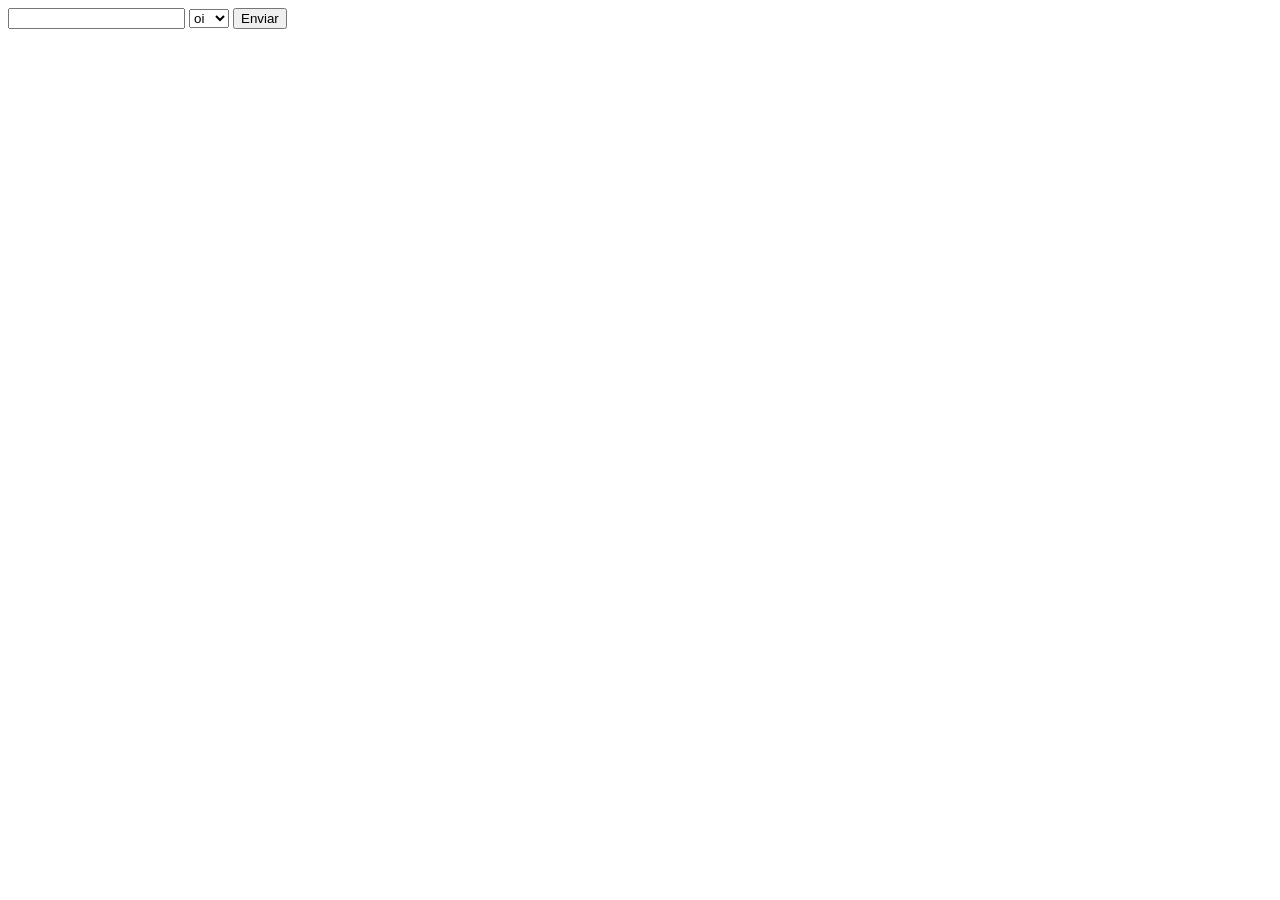
<file: aparte/index.html>
<!DOCTYPE html>
<html lang="en">
<head>
    <meta charset="UTF-8">
    <meta name="viewport" content="width=device-width, initial-scale=1.0">
    <title>Document</title>
</head>
<body>
    <input type="text" id="nome">
    <select id="secao">
    <option value="oi">oi</option>
    <option value="oi2">oi2</option>
    <option value="oi3">oi3</option>
    <option value="oi4">oi4</option>
</select>
    <button type="submit" id="enviar">Enviar</button>
    <h1 id="resultado"></h1>
    <script src="script.js"></script>
</body>
</html>
</file>
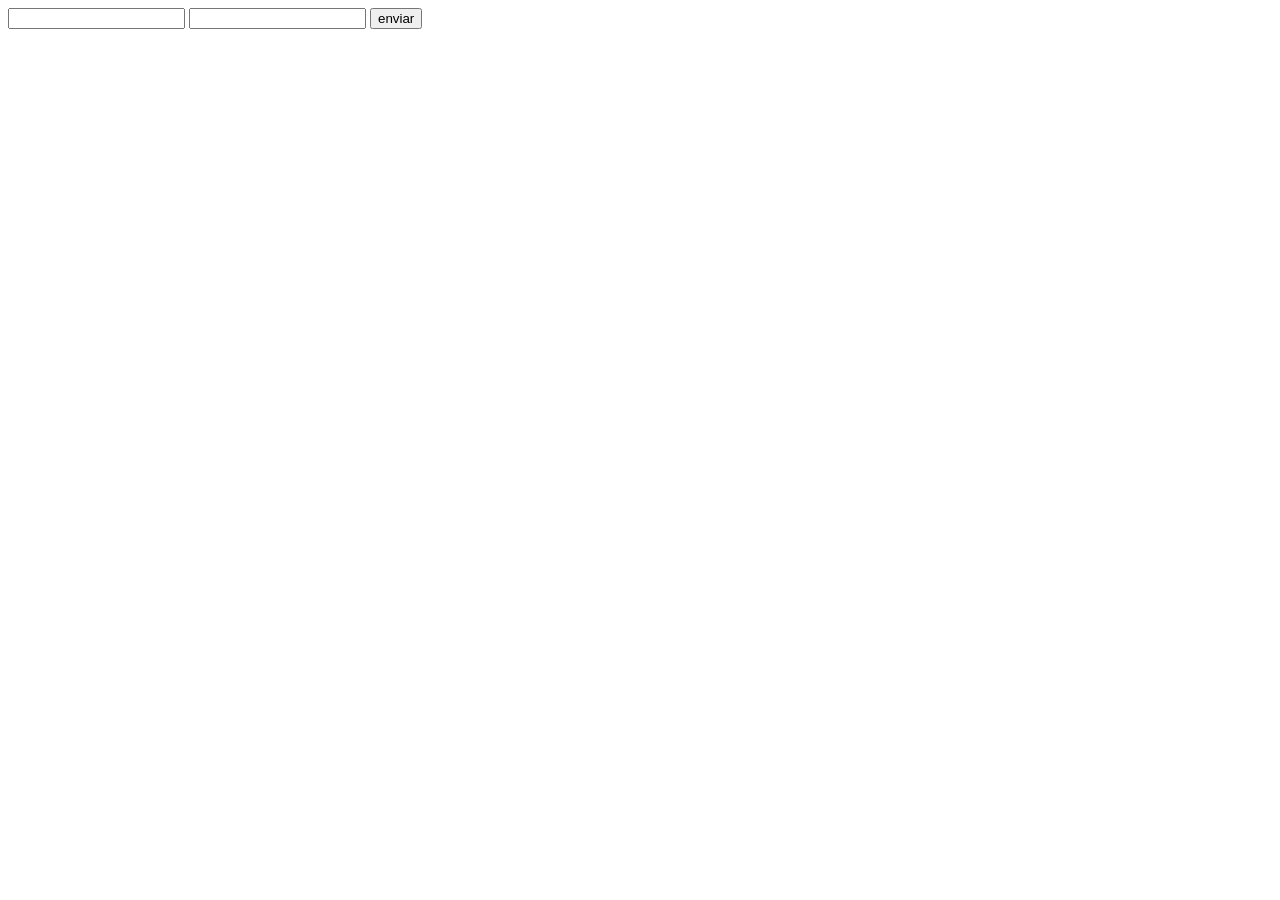
<file: aparte/aparte1/aparte2/index.html>
<!DOCTYPE html>
<html lang="en">
<head>
    <meta charset="UTF-8">
    <meta name="viewport" content="width=device-width, initial-scale=1.0">
    <title>Document</title>
</head>
<body>
    <input id="nome">
    <input id="senha">
    <button id="button">enviar</button>
    <div id="resultado"></div>
    <div id="alterar"></div>
    <script src="script.js"></script>
</body>
</html>
</file>
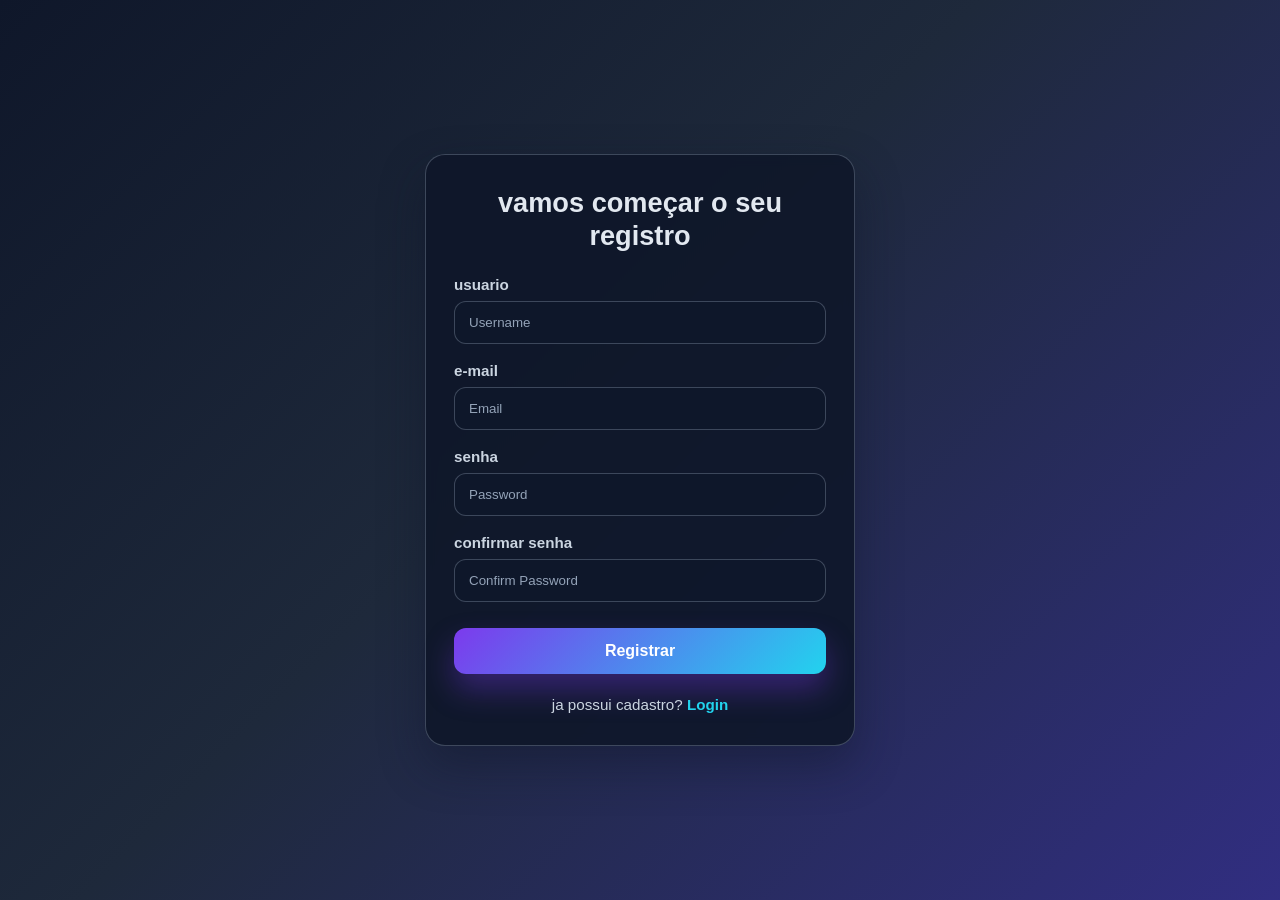
<file: html/login/registro/registro.html>
<!DOCTYPE html>
<html lang="en">
<head>
    <meta charset="UTF-8">
    <meta name="viewport" content="width=device-width, initial-scale=1.0">
    <title>Registro</title>
    <link rel="stylesheet" href="../../../css/registro.css">
</head>
<body class="auth-page">
    <div class="auth-card"> 
        <h1 class="auth-title">vamos começar o seu registro</h1>       
        <label for="username" class="auth-label">usuario</label>
        <input type="text" id="username" class="auth-input" placeholder="Username">
        <label for="email" class="auth-label">e-mail</label>
        <input type="email" id="email" class="auth-input" placeholder="Email">
        <label for="password" class="auth-label">senha</label>
        <input type="password" id="password" class="auth-input" placeholder="Password">
        <label for="confirm-password" class="auth-label">confirmar senha</label>
        <input type="password" id="confirm-password" class="auth-input" placeholder="Confirm Password">
      
        <button id="register-button" class="auth-button">Registrar</button>
        <p class="auth-text">ja possui cadastro? <a href="../login.html">Login</a></p> 
     </div>
   
    <div id="modal_sem_usuario"     ></div>
</body>
<script src="../../../js/registro/info_usuarios.js"></script>
</html>
</file>
<file: css/registro.css>
:root {
    --bg-dark: #0f172a;
    --bg-panel: rgba(15, 23, 42, 0.8);
    --bg-card: rgba(15, 23, 42, 0.9);

    --primary: #7c3aed;
    --primary-strong: #5b21b6;
    --secondary: #22d3ee;

    --text-main: #e2e8f0;
    --text-soft: #cbd5e1;

    --input-bg: rgba(15, 23, 42, 0.65);

    --border: rgba(148, 163, 184, 0.35);

    --shadow: rgba(15, 23, 42, 0.45);
}


/* =========================
   RESET
========================= */

* {
    box-sizing: border-box;
    margin: 0;
    padding: 0;

    font-family: Arial, Helvetica, sans-serif;
}


/* =========================
   PÁGINA
========================= */

body.auth-page {
    min-height: 100vh;

    display: flex;

    align-items: center;
    justify-content: center;

    background: linear-gradient(
        135deg,
        var(--bg-dark) 0%,
        #1e293b 45%,
        #312e81 100%
    );

    color: var(--text-main);

    padding: 30px 20px;
}


/* =========================
   CARD DE LOGIN / REGISTRO
========================= */

.auth-card {
    width: 100%;

    max-width: 430px;

    background: var(--bg-card);

    border: 1px solid var(--border);

    border-radius: 20px;

    padding: 32px 28px;

    box-shadow:
        0 20px 45px var(--shadow);

    backdrop-filter: blur(6px);
}


/* =========================
   LOGO
========================= */

.auth-logo {
    display: block;

    width: 90px;
    height: 90px;

    object-fit: contain;

    margin: 0 auto 18px;

    border-radius: 16px;

    background: rgba(255, 255, 255, 0.03);

    padding: 10px;
}


/* =========================
   TÍTULO
========================= */

.auth-title {
    font-size: clamp(1.7rem, 2vw, 2.2rem);

    text-align: center;

    margin-bottom: 24px;

    color: var(--text-main);

    font-weight: 700;

    line-height: 1.2;
}


/* =========================
   LABEL
========================= */

.auth-label {
    display: block;

    margin-bottom: 8px;

    color: var(--text-soft);

    font-size: 0.95rem;

    font-weight: 600;

    text-transform: lowercase;
}


/* =========================
   INPUT
========================= */

.auth-input {
    width: 100%;

    padding: 13px 14px;

    margin-bottom: 18px;

    border: 1px solid var(--border);

    border-radius: 12px;

    background: var(--input-bg);

    color: var(--text-main);

    outline: none;

    transition:
        border-color 0.2s ease,
        box-shadow 0.2s ease;
}


.auth-input::placeholder {
    color: #94a3b8;
}


.auth-input:focus {
    border-color: var(--secondary);

    box-shadow:
        0 0 0 3px rgba(34, 211, 238, 0.2);
}


/* =========================
   BOTÃO PRINCIPAL
========================= */

.auth-button {
    width: 100%;

    margin-top: 8px;

    padding: 14px 18px;

    border: none;

    border-radius: 12px;

    background: linear-gradient(
        135deg,
        var(--primary) 0%,
        var(--secondary) 100%
    );

    color: white;

    font-size: 1rem;

    font-weight: 700;

    cursor: pointer;

    transition:
        transform 0.2s ease,
        box-shadow 0.2s ease;

    box-shadow:
        0 16px 30px rgba(124, 58, 237, 0.35);
}


.auth-button:hover {
    transform: translateY(-1px);

    box-shadow:
        0 20px 32px rgba(124, 58, 237, 0.42);
}


.auth-button:active {
    transform: translateY(0);
}


/* =========================
   TEXTO INFERIOR
========================= */

.auth-text {
    margin-top: 22px;

    text-align: center;

    color: var(--text-soft);

    font-size: 0.95rem;
}


.auth-text a {
    color: var(--secondary);

    text-decoration: none;

    font-weight: 700;
}


.auth-text a:hover {
    text-decoration: underline;
}


/* ==================================================
   MODAIS
================================================== */


/* =========================
   MODAL FECHADO
========================= */

#modal_sem_usuario,
#modal_senha_invalida {

    display: none;

    position: fixed;

    top: 0;
    left: 0;

    width: 100%;
    height: 100%;

    background: rgba(0, 0, 0, 0.65);

    justify-content: center;

    align-items: center;

    padding: 20px;

    z-index: 9999;
}


/* =========================
   MODAL ABERTO
========================= */

#modal_sem_usuario.modal-aberto,
#modal_senha_invalida.modal-aberto {

    display: flex;
}


/* =========================
   CONTEÚDO DO MODAL
========================= */

.modal-conteudo {

    position: relative;

    width: 100%;

    max-width: 420px;

    background: #111827;

    border: 1px solid var(--border);

    border-radius: 18px;

    padding: 35px 30px;

    text-align: center;

    box-shadow:
        0 25px 60px rgba(0, 0, 0, 0.5);

    animation:
        aparecerModal 0.2s ease;
}


/* =========================
   TÍTULO DO MODAL
========================= */

.modal-conteudo h1 {

    color: var(--text-main);

    font-size: 1.7rem;

    margin-bottom: 12px;

    font-weight: 700;
}


/* =========================
   TEXTO DO MODAL
========================= */

.modal-conteudo p {

    color: var(--text-soft);

    font-size: 0.95rem;

    line-height: 1.5;
}


/* =========================
   ÍCONE DO MODAL
========================= */

.modal-icone {

    width: 60px;

    height: 60px;

    margin: 0 auto 20px;

    display: flex;

    justify-content: center;

    align-items: center;

    border-radius: 50%;

    background: linear-gradient(
        135deg,
        var(--primary),
        var(--secondary)
    );

    color: white;

    font-size: 30px;

    font-weight: bold;
}


/* =========================
   BOTÃO X
========================= */

.modal-fechar {

    position: absolute;

    top: 12px;

    right: 15px;

    width: 32px;

    height: 32px;

    border: none;

    border-radius: 50%;

    background: transparent;

    color: var(--text-soft);

    font-size: 24px;

    font-weight: bold;

    cursor: pointer;

    display: flex;

    justify-content: center;

    align-items: center;

    transition:
        background 0.2s ease,
        color 0.2s ease;
}


.modal-fechar:hover {

    background: rgba(255, 255, 255, 0.08);

    color: white;
}


.modal-fechar:active {

    transform: scale(0.95);
}


/* =========================
   ANIMAÇÃO DO MODAL
========================= */

@keyframes aparecerModal {

    from {

        opacity: 0;

        transform: scale(0.92);
    }

    to {

        opacity: 1;

        transform: scale(1);
    }
}


/* =========================
   RESPONSIVO
========================= */

@media (max-width: 480px) {

    .auth-card {

        padding: 24px 18px;

        border-radius: 16px;
    }


    .auth-input,
    .auth-button {

        padding: 12px 13px;
    }


    .modal-conteudo {

        padding: 30px 20px;
    }


    .modal-conteudo h1 {

        font-size: 1.4rem;
    }
}
</file>
